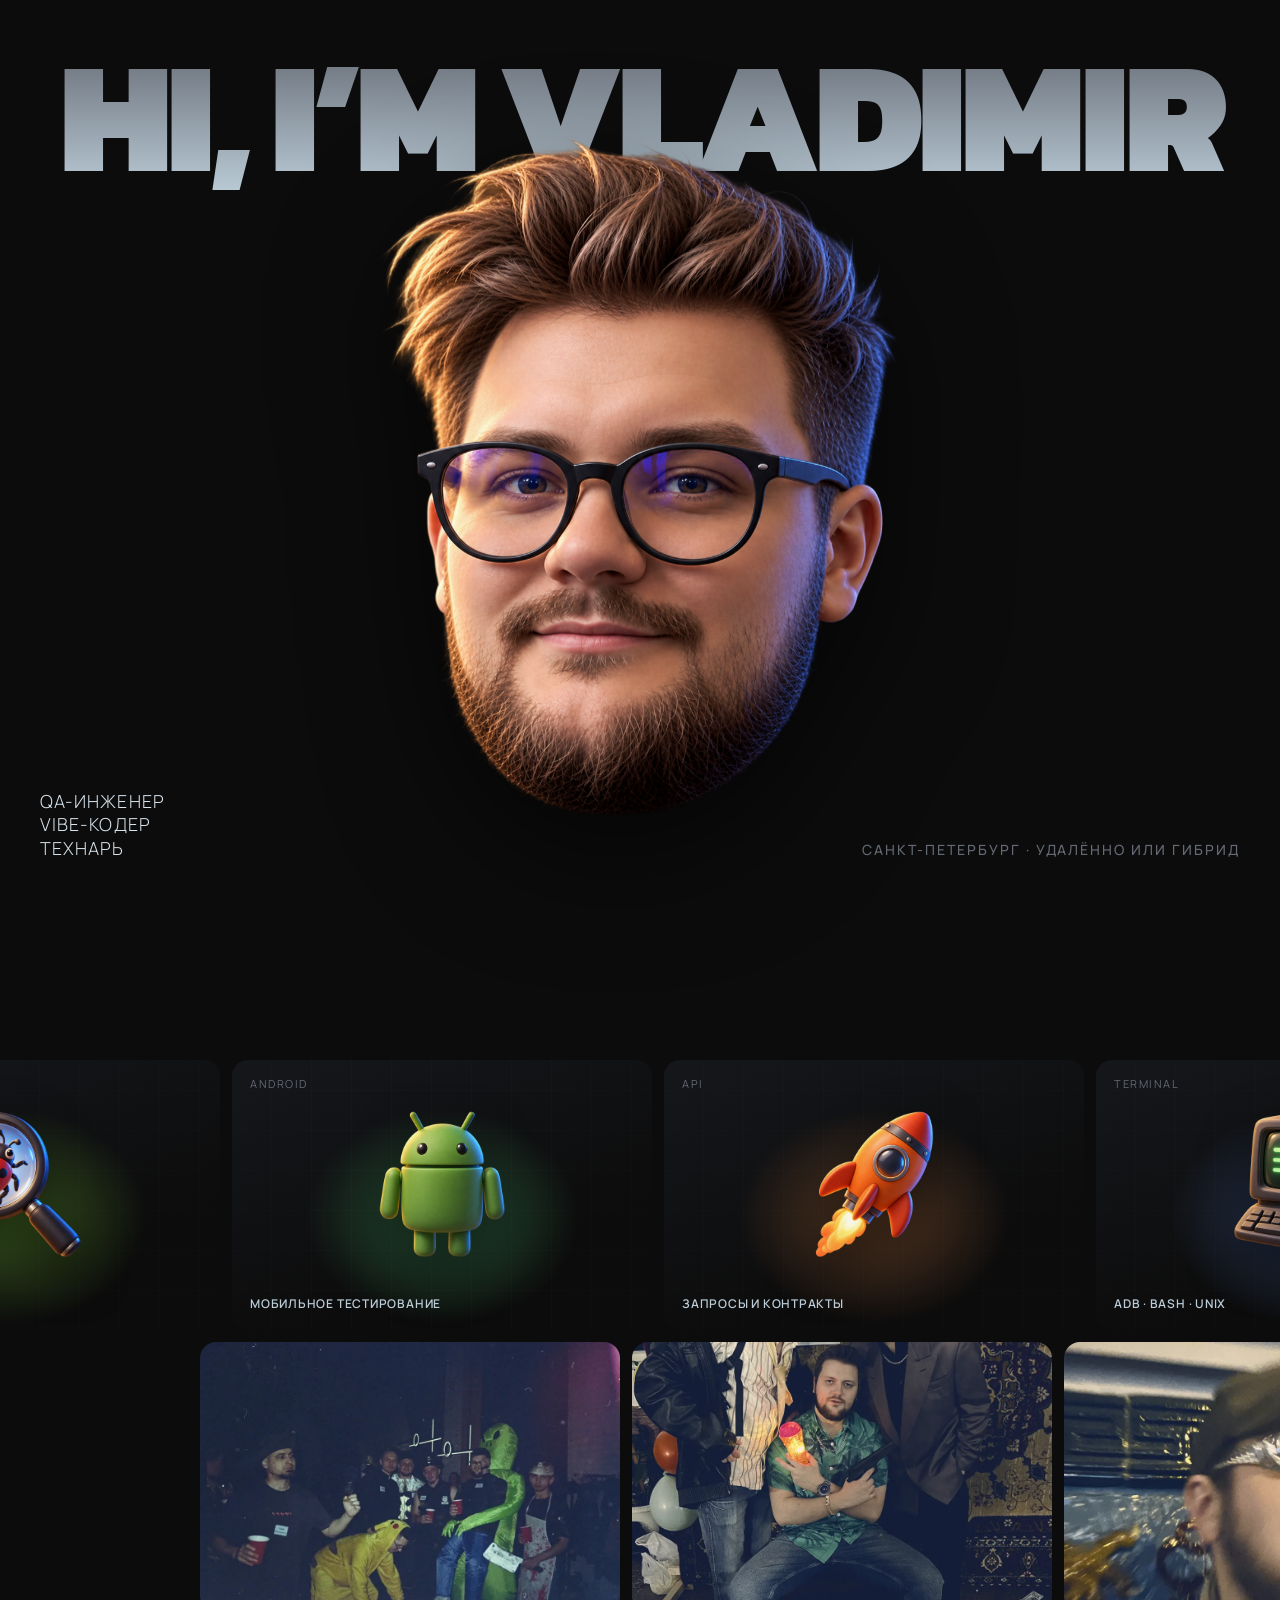
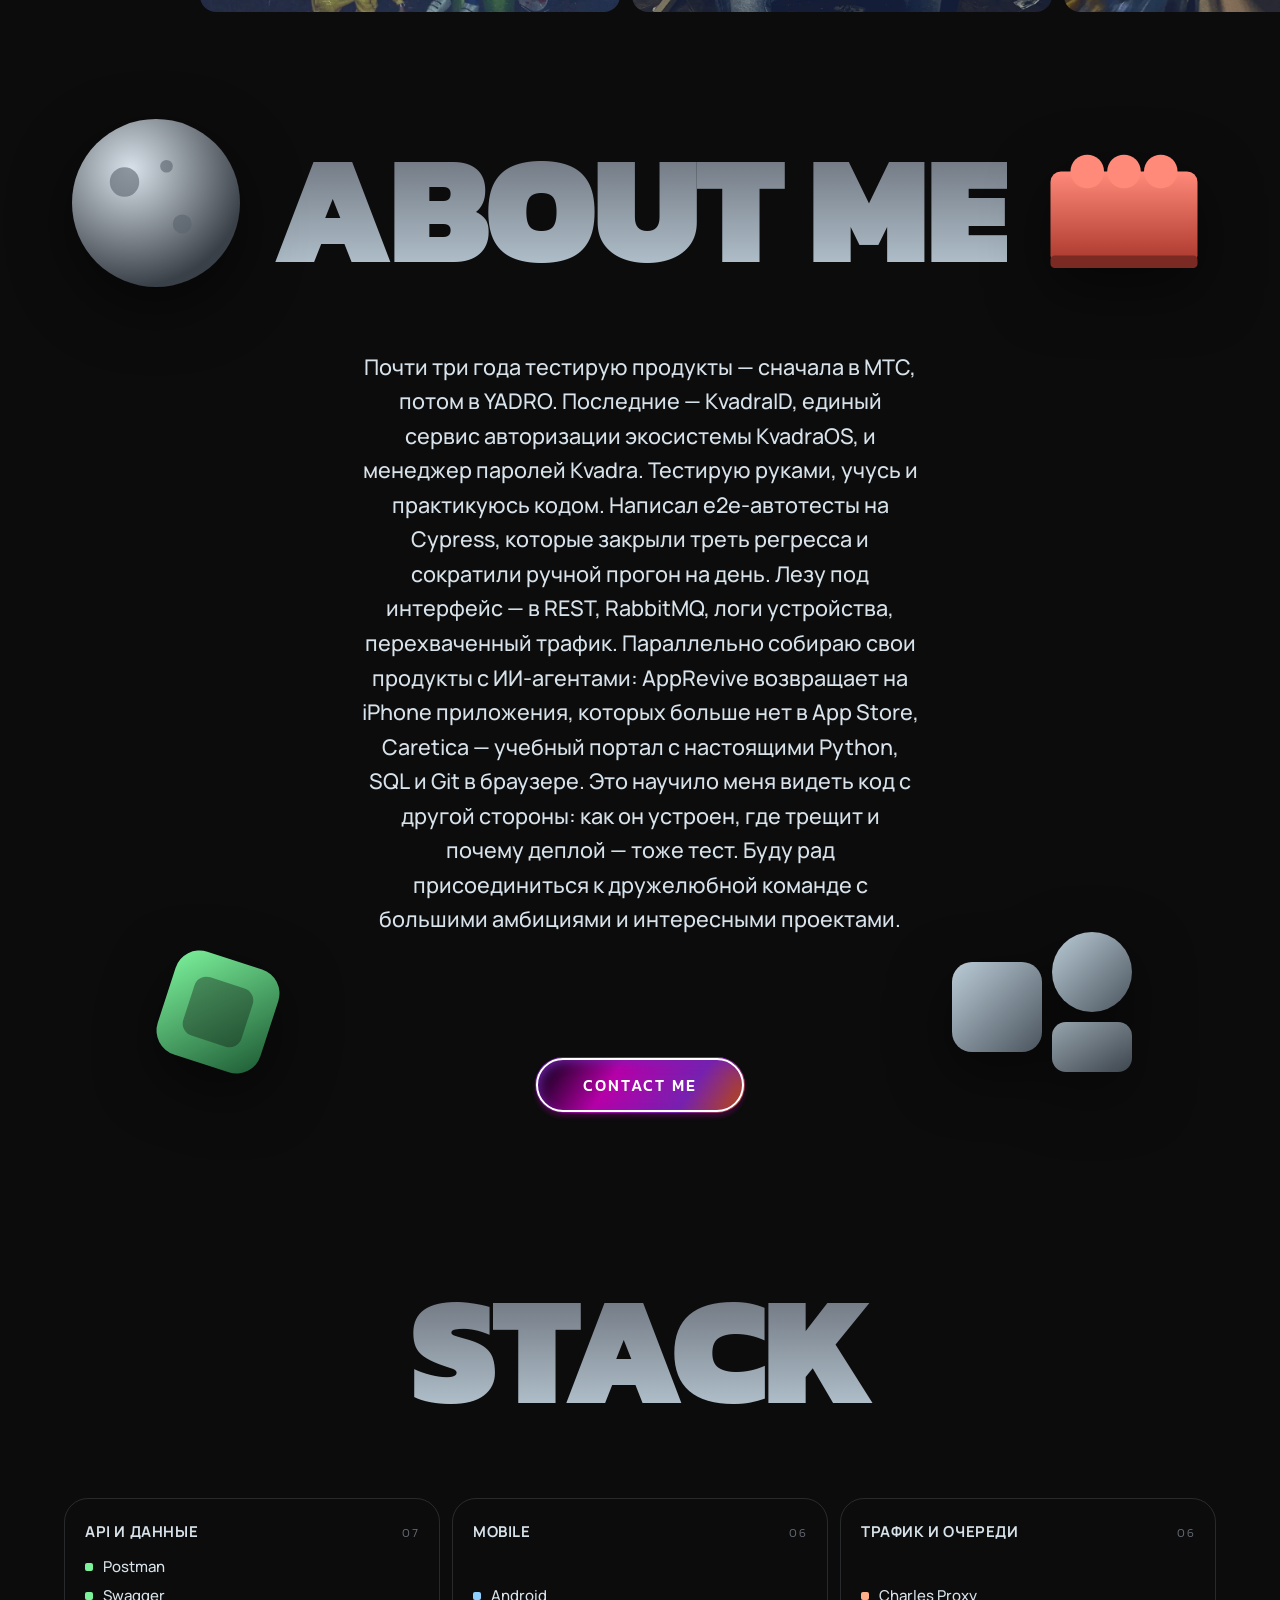
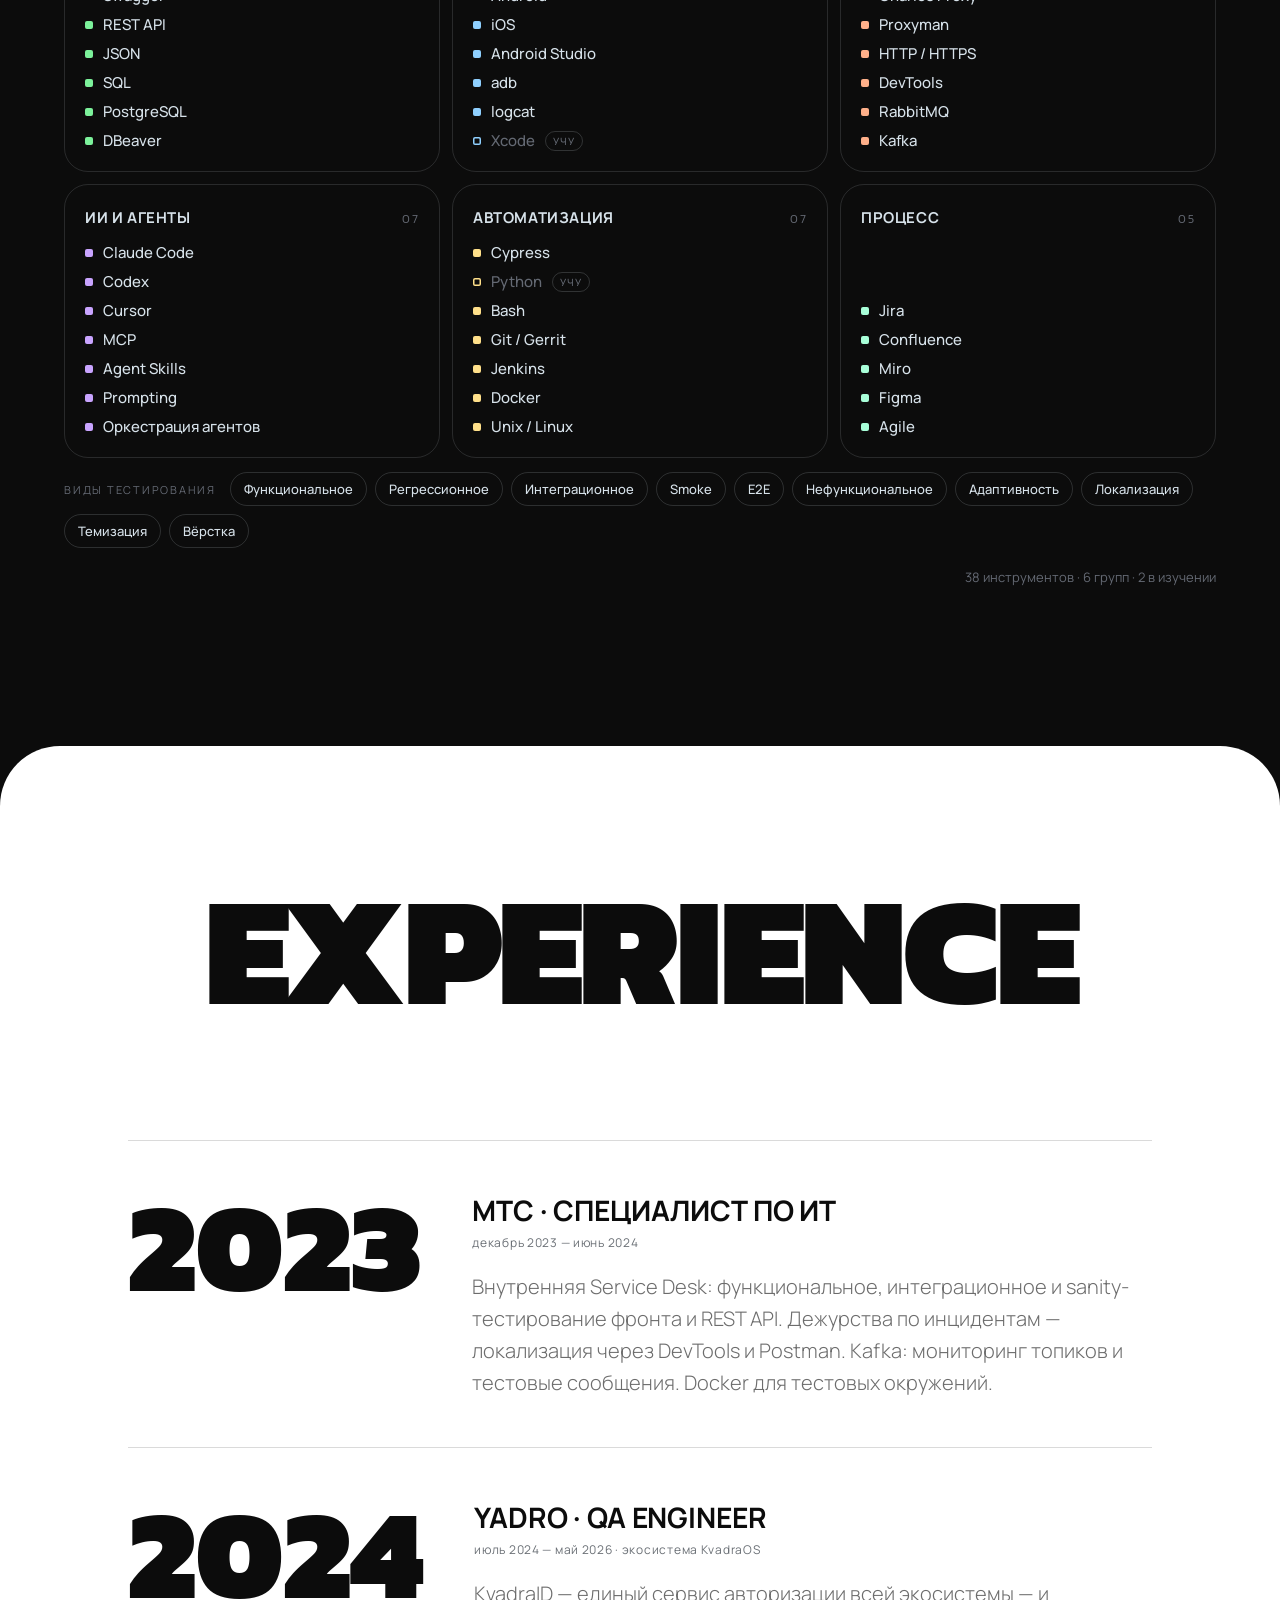
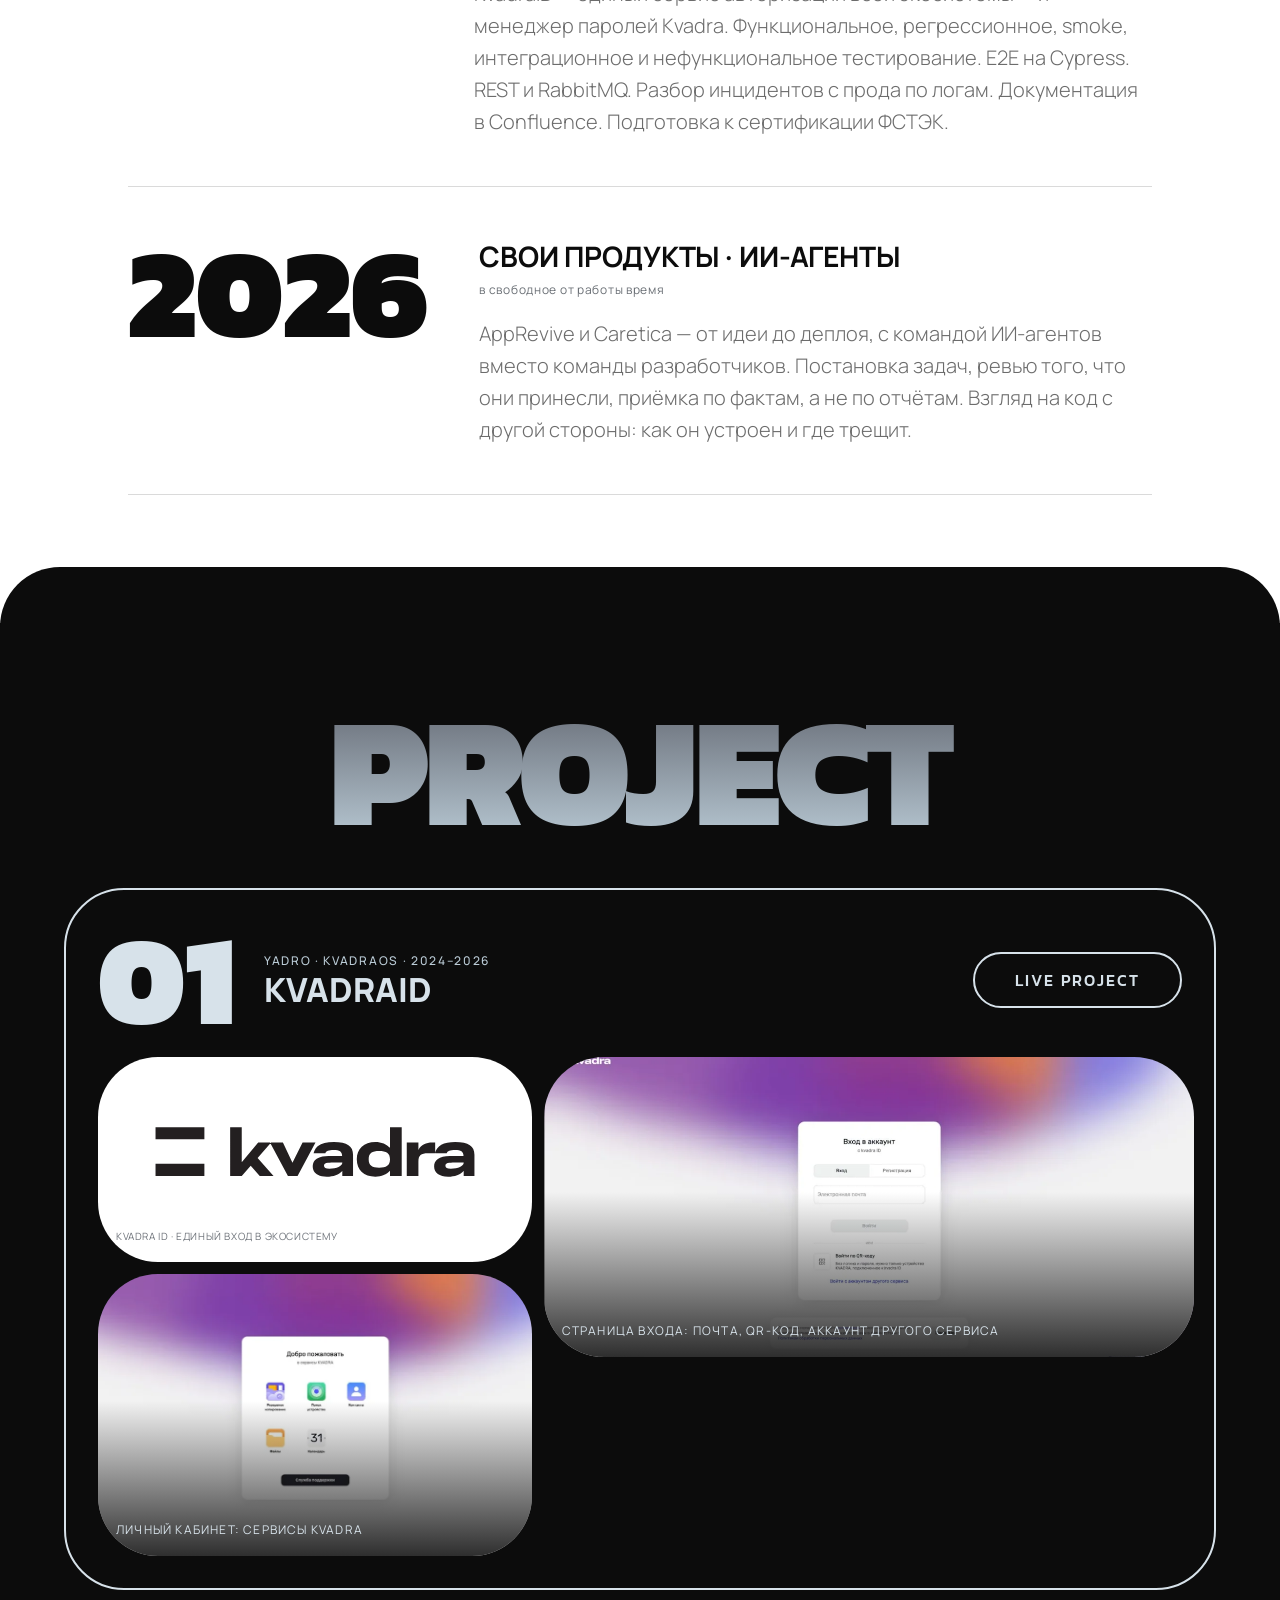
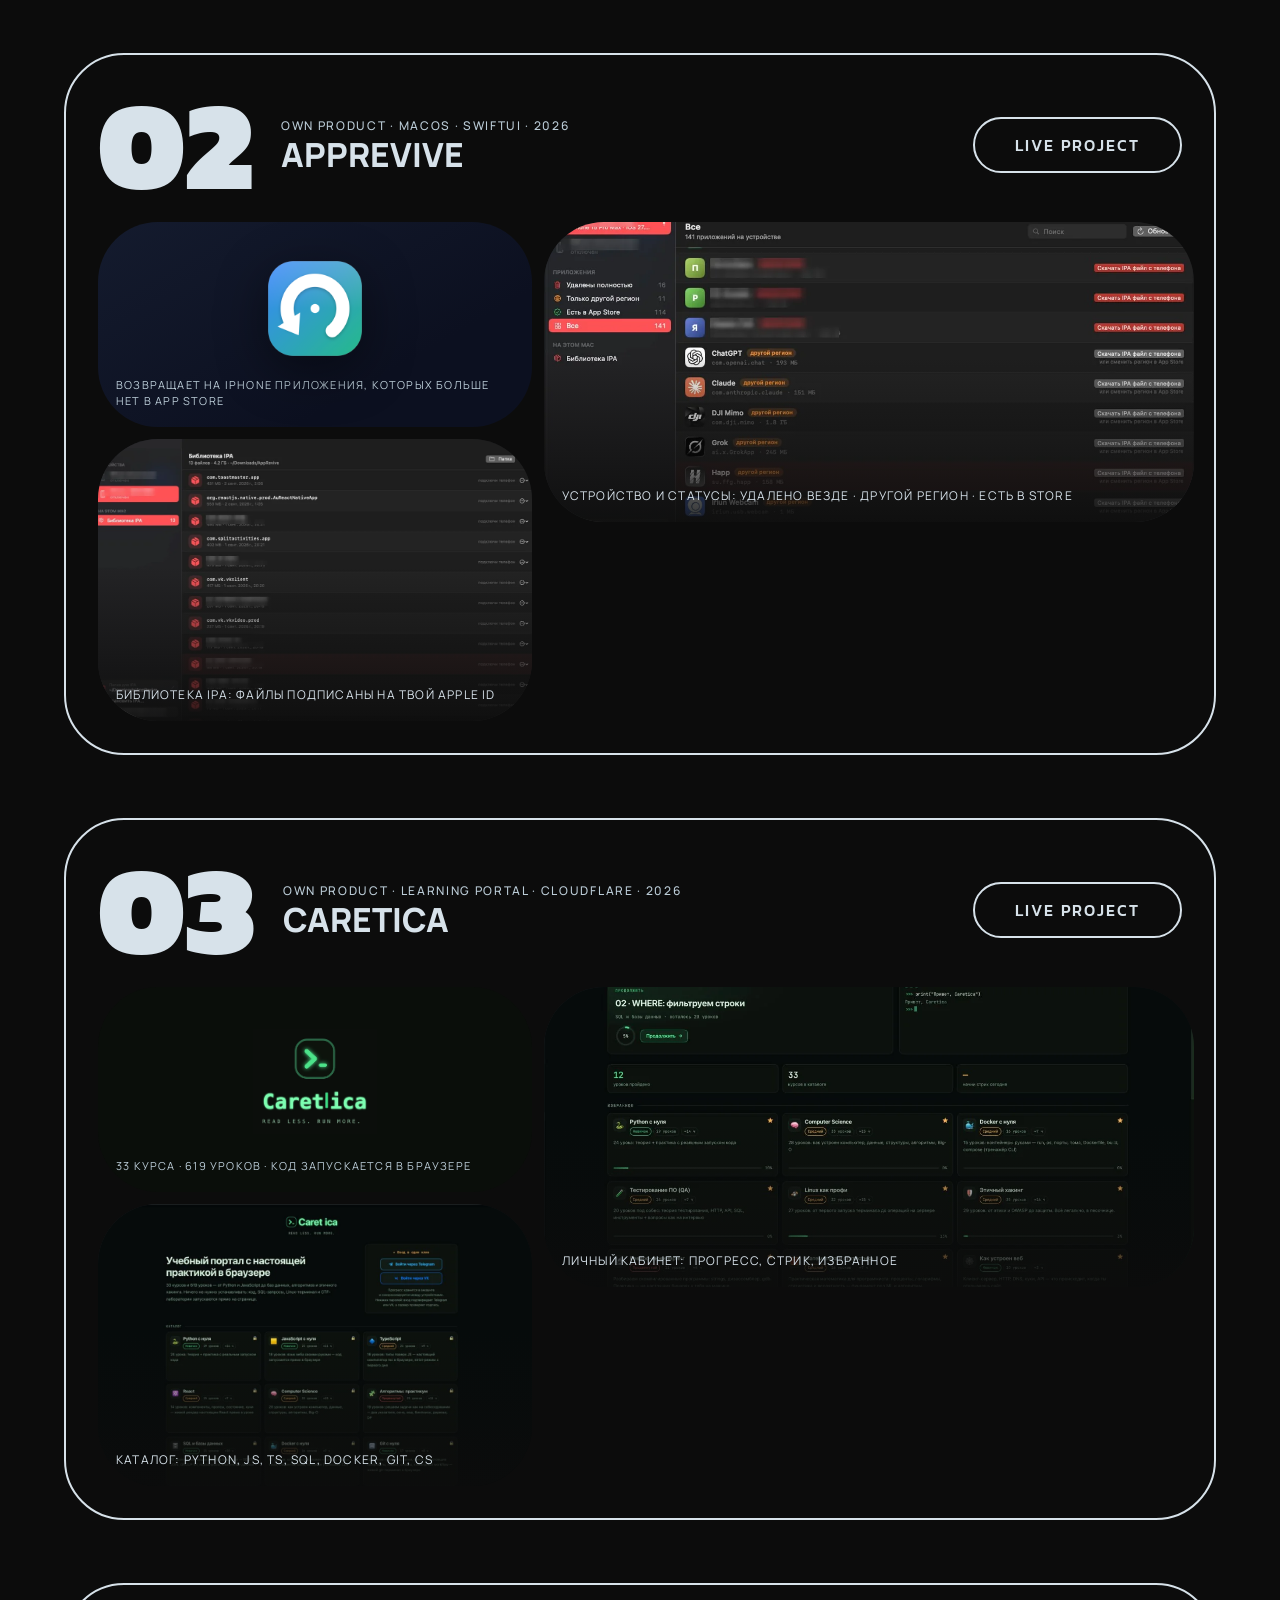
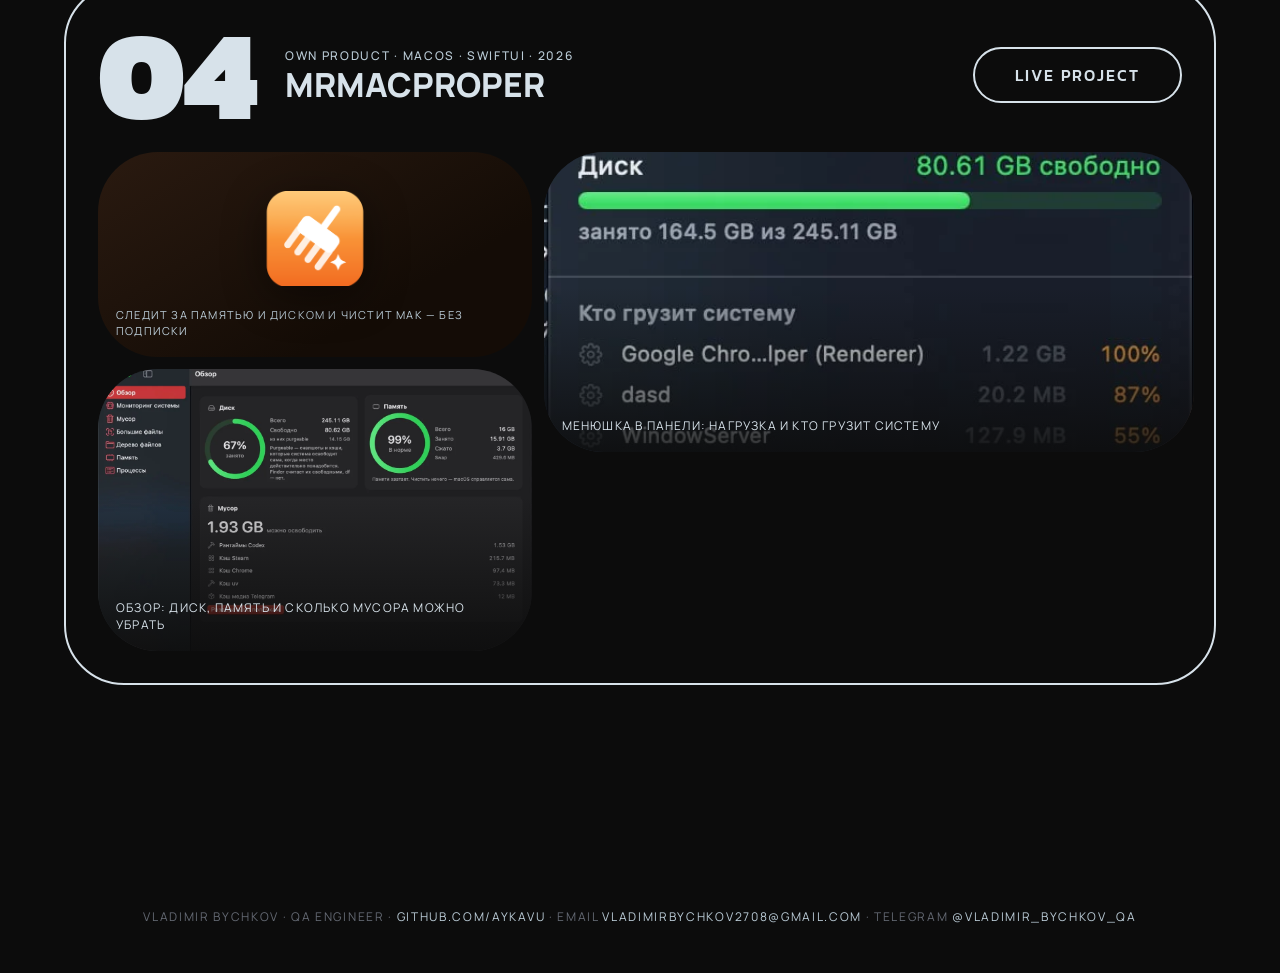
<file: index.html>
<!doctype html>
<html lang="ru">
<head>
<meta charset="utf-8">
<meta name="viewport" content="width=device-width, initial-scale=1, viewport-fit=cover">
<title>Владимир Бычков — QA Engineer</title>
<meta name="description" content="Владимир Бычков — QA Engineer. Почти три года в тестировании: YADRO (KvadraID, менеджер паролей Kvadra) и МТС. Cypress, API, мобильные приложения, свои продукты с ИИ-агентами.">
<meta name="theme-color" content="#0C0C0C">
<link rel="icon" href="favicon.ico" sizes="any">
<link rel="icon" type="image/png" sizes="32x32" href="favicon-32.png">
<link rel="icon" type="image/png" sizes="16x16" href="favicon-16.png">
<link rel="apple-touch-icon" href="apple-touch-icon.png">
<meta property="og:type" content="website">
<meta property="og:title" content="Владимир Бычков — QA Engineer">
<meta property="og:description" content="Владимир Бычков — QA Engineer. Почти три года в тестировании: YADRO (KvadraID, менеджер паролей Kvadra) и МТС. Cypress, API, мобильные приложения, свои продукты с ИИ-агентами.">
<meta property="og:url" content="https://aykavu.github.io/">
<meta property="og:image" content="https://aykavu.github.io/apple-touch-icon.png">
<meta name="twitter:card" content="summary">
<script type="text/javascript">
   (function(m,e,t,r,i,k,a){m[i]=m[i]||function(){(m[i].a=m[i].a||[]).push(arguments)};
   m[i].l=1*new Date();
   for (var j = 0; j < document.scripts.length; j++) {if (document.scripts[j].src === r) { return; }}
   k=e.createElement(t),a=e.getElementsByTagName(t)[0],k.async=1,k.src=r,a.parentNode.insertBefore(k,a)})
   (window, document, "script", "https://mc.yandex.ru/metrika/tag.js", "ym");
   ym(97552714, "init", {clickmap:true, trackLinks:true, accurateTrackBounce:true, webvisor:true});
</script>
<link rel="preconnect" href="https://fonts.googleapis.com">
<link rel="preconnect" href="https://fonts.gstatic.com" crossorigin>
<link rel="stylesheet" href="https://fonts.googleapis.com/css2?family=Kanit:wght@300;400;500;600;700;800;900&family=Manrope:wght@300;400;500;600;700;800&display=swap">
<style>
  /* ============================================================
     По структуре промпта «Jack — 3D Creator», на данных Владимира.
     React/Tailwind/Framer → чистый HTML/CSS/JS.
     Kanit без кириллицы: заголовки латиницей в Kanit, русский — Manrope.
     Чужие картинки (figma.site / CloudFront / motionsites) заменены
     плашками, которые рисуются кодом — под замену на свои материалы.
     ============================================================ */
  :root {
    --bg: #0C0C0C; --fg: #D7E2EA; --g1: #646973; --g2: #BBCCD7; --white: #FFFFFF; --ink: #0C0C0C;
    --font-head: 'Kanit', sans-serif; --font-body: 'Manrope', 'Kanit', sans-serif;
  }
  *, *::before, *::after { box-sizing: border-box; margin: 0; padding: 0; }
  html, body { background: var(--bg); }
  html { scroll-behavior: smooth; scroll-snap-type: y proximity; }
  .hero, .marquee, .about, .stack-sec { scroll-snap-align: start; }
  body { color: var(--fg); font-family: var(--font-body); -webkit-font-smoothing: antialiased; }
  #root { background: var(--bg); overflow-x: clip; }
  a { color: inherit; text-decoration: none; }
  button { font: inherit; cursor: pointer; }

  .hero-heading {
    background: linear-gradient(180deg, var(--g1) 0%, var(--g2) 100%);
    -webkit-background-clip: text; background-clip: text; -webkit-text-fill-color: transparent;
  }
  .display { font-family: var(--font-head); font-weight: 900; text-transform: uppercase; letter-spacing: -.025em; line-height: 1; }

  /* FadeIn — once, ease [0.25,0.1,0.25,1], duration .7 */
  .fade { opacity: 1; transform: none; }
  .js .fade { opacity: 0; transform: translate(var(--fx, 0), var(--fy, 30px)); transition: opacity var(--dur, .7s) cubic-bezier(.25,.1,.25,1), transform var(--dur, .7s) cubic-bezier(.25,.1,.25,1); transition-delay: var(--d, 0s); }
  .js .fade.in { opacity: 1; transform: none; }

  /* ContactButton — по спецификации */
  .contact-btn {
    display: inline-flex; align-items: center; justify-content: center;
    border: 0; border-radius: 999px; color: #fff;
    font-family: var(--font-head); font-weight: 500; text-transform: uppercase; letter-spacing: .12em;
    background: linear-gradient(123deg, #18011F 7%, #B600A8 37%, #7621B0 72%, #BE4C00 100%);
    box-shadow: 0 4px 4px rgba(181,1,167,.25), 4px 4px 12px #7721B1 inset;
    outline: 2px solid #fff; outline-offset: -3px;
    padding: 12px 32px; font-size: 12px;
    transition: transform .25s;
  }
  .contact-btn:hover { transform: translateY(-2px); }
  .hero-status { font-family: var(--font-body); font-weight: 500; text-transform: uppercase; letter-spacing: .14em; font-size: clamp(.7rem, 1.1vw, .9rem); color: var(--g1); text-align: right; line-height: 1.5; }
  @media (min-width: 640px) { .contact-btn { padding: 14px 40px; font-size: 14px; } }
  @media (min-width: 768px) { .contact-btn { padding: 16px 48px; font-size: 16px; } }

  /* LiveProjectButton */
  .live-btn {
    display: inline-flex; align-items: center; border-radius: 999px;
    border: 2px solid var(--fg); color: var(--fg); background: transparent;
    font-family: var(--font-head); font-weight: 500; text-transform: uppercase; letter-spacing: .12em;
    padding: 12px 32px; font-size: 14px; transition: background .2s; white-space: nowrap;
  }
  .live-btn:hover { background: rgba(215,226,234,.1); }
  @media (min-width: 640px) { .live-btn { padding: 14px 40px; font-size: 16px; } }

  /* ---------- 1. HERO ---------- */
  .hero { position: relative; height: 100svh; min-height: 560px; display: flex; flex-direction: column; overflow-x: clip; }
  .nav {
    display: flex; justify-content: space-between; align-items: center; padding: 24px 24px 0;
    font-family: var(--font-body); font-weight: 600; text-transform: uppercase; letter-spacing: .08em; font-size: 14px;
  }
  .nav a { transition: opacity .2s; } .nav a:hover { opacity: .7; }
  @media (min-width: 768px) { .nav { padding: 32px 40px 0; font-size: 18px; } }
  @media (min-width: 1024px) { .nav { font-size: 1.4rem; } }

  .hero-head-wrap { overflow: hidden; padding-top: 28px; margin-top: 0; }
  .hero h1 { white-space: nowrap; width: 100%; font-size: 10.6vw; text-align: center; letter-spacing: -.04em; }
  @media (min-width: 640px) { .hero h1 { font-size: 11.2vw; } .hero-head-wrap { padding-top: 32px; } }
  @media (min-width: 768px) { .hero h1 { font-size: 11.8vw; } .hero-head-wrap { padding-top: 36px; } }
  @media (min-width: 1024px) { .hero h1 { font-size: 12.4vw; } }

  .hero-bottom { margin-top: auto; display: flex; justify-content: space-between; align-items: flex-end; padding: 0 24px 28px; gap: 16px; }
  @media (min-width: 640px) { .hero-bottom { padding-bottom: 32px; } }
  @media (min-width: 768px) { .hero-bottom { padding: 0 40px 40px; } }
  .hero-lede { font-weight: 300; text-transform: uppercase; letter-spacing: .06em; line-height: 1.3; font-size: clamp(.75rem, 1.4vw, 1.5rem); max-width: 160px; }
  @media (min-width: 640px) { .hero-lede { max-width: 220px; } }
  @media (min-width: 768px) { .hero-lede { max-width: 260px; } }

  .portrait { position: absolute; left: 50%; top: 50%; transform: translate(-50%, -46%); z-index: 10; width: 280px; pointer-events: none; }
  @media (min-width: 640px) { .portrait { width: 360px; } }
  @media (min-width: 768px) { .portrait { width: 440px; } }
  @media (min-width: 1024px) { .portrait { width: 520px; } }
  .magnet { will-change: transform; }
  .portrait svg { width: 100%; height: auto; display: block; filter: drop-shadow(0 40px 60px rgba(0,0,0,.6)); }

  /* ---------- 2. MARQUEE ---------- */
  .marquee { background: var(--bg); padding: 96px 0 40px; display: grid; gap: 12px; overflow: hidden; }
  @media (min-width: 640px) { .marquee { padding-top: 128px; } }
  @media (min-width: 768px) { .marquee { padding-top: 160px; } }
  .row { display: flex; gap: 12px; will-change: transform; width: max-content; }
  .tile {
    width: 420px; height: 270px; border-radius: 16px; flex: none; overflow: hidden; position: relative;
    display: flex; align-items: flex-end; padding: 18px; color: var(--fg);
    font-family: var(--font-body); font-weight: 600; text-transform: uppercase; letter-spacing: .06em; font-size: 13px;
  }
  .tile::before { content: ""; position: absolute; inset: 0; background: radial-gradient(60% 80% at var(--px,30%) var(--py,30%), var(--c1), transparent 70%), linear-gradient(160deg, #15171b, #0C0C0C 70%); }
  .tile::after { content: ""; position: absolute; inset: 0; opacity: .35; background: repeating-linear-gradient(90deg, transparent 0 39px, rgba(255,255,255,.04) 39px 40px), repeating-linear-gradient(0deg, transparent 0 39px, rgba(255,255,255,.04) 39px 40px); }
  .tile span { position: relative; z-index: 1; }
  .tile img { position: absolute; left: 50%; top: 46%; width: 62%; height: 62%; object-fit: contain; transform: translate(-50%, -50%); z-index: 1;
              filter: drop-shadow(0 18px 24px rgba(0,0,0,.55)); transition: transform .5s cubic-bezier(.2,.8,.2,1); }
  .tile.has-obj::before { background: radial-gradient(45% 55% at 50% 58%, var(--c1), transparent 72%), linear-gradient(160deg, #15171b, #0C0C0C 70%); }
  .tile.has-obj:hover img { transform: translate(-50%, -54%) scale(1.06); }
  .tile.has-obj span { font-size: 12px; color: var(--g2); }
  .tile.has-photo img { position: absolute; inset: 0; left: 0; top: 0; width: 100%; height: 100%; object-fit: cover; transform: none; filter: none; z-index: 0; transition: transform .6s cubic-bezier(.2,.8,.2,1); }
  .tile.has-photo::before { background: none; }
  .tile.has-photo::after { background: radial-gradient(120% 120% at 50% 50%, transparent 55%, rgba(12,12,12,.45) 100%); opacity: 1; }
  .tile.has-photo b { color: var(--g2); z-index: 2; }
  .tile.has-photo span { z-index: 2; font-size: 12px; color: var(--fg); }
  .tile.has-photo:hover img { transform: scale(1.04); }
  .tile b { position: absolute; top: 16px; left: 18px; z-index: 1; font-weight: 400; font-size: 11px; color: var(--g1); letter-spacing: .14em; }

  /* ---------- 3. ABOUT ---------- */
  .about { position: relative; min-height: 100svh; display: flex; flex-direction: column; align-items: center; justify-content: center; padding: 80px 20px; gap: 40px; text-align: center; }
  @media (min-width: 640px) { .about { padding: 80px 32px; gap: 56px; } }
  @media (min-width: 768px) { .about { padding: 80px 40px; gap: 64px; } }
  .about h2 { font-size: clamp(3rem, 12vw, 160px); }
  .about-text { font-weight: 500; line-height: 1.6; max-width: 560px; font-size: clamp(1rem, 2vw, 1.35rem); }
  .about-text .w { display: inline-block; opacity: 0; transform: translateY(10px); filter: blur(6px);
    transition: opacity .55s ease, transform .55s cubic-bezier(.2,.8,.2,1), filter .55s ease; }
  .about-text.lit .w { opacity: 1; transform: none; filter: none; }
  .about-cta { margin-top: 24px; }
  @media (min-width: 640px) { .about-cta { margin-top: 40px; } }
  @media (min-width: 768px) { .about-cta { margin-top: 56px; } }
  .deco { position: absolute; pointer-events: none; }
  .deco svg { width: 100%; height: auto; display: block; filter: drop-shadow(0 20px 30px rgba(0,0,0,.5)); }
  .deco.tl { top: 4%; left: 1%; width: 120px; } .deco.bl { bottom: 8%; left: 3%; width: 100px; }
  .deco.tr { top: 4%; right: 1%; width: 120px; } .deco.br { bottom: 8%; right: 3%; width: 130px; }
  @media (min-width: 640px) { .deco.tl { left: 2%; width: 160px; } .deco.bl { left: 6%; width: 140px; } .deco.tr { right: 2%; width: 160px; } .deco.br { right: 6%; width: 170px; } }
  @media (min-width: 768px) { .deco.tl { left: 4%; width: 210px; } .deco.bl { left: 10%; width: 180px; } .deco.tr { right: 4%; width: 210px; } .deco.br { right: 10%; width: 220px; } }


  /* ---------- 3b. STACK — читаемый модуль вместо ленты инструментов ---------- */
  .stack-sec { background: var(--bg); padding: 40px 20px 120px; }
  @media (min-width: 640px) { .stack-sec { padding: 60px 32px 140px; } }
  @media (min-width: 768px) { .stack-sec { padding: 80px 40px 160px; } }
  .stack-sec h2 { text-align: center; font-size: clamp(3rem, 12vw, 160px); margin-bottom: 48px; }
  @media (min-width: 768px) { .stack-sec h2 { margin-bottom: 72px; } }
  .stack-grid { max-width: 72rem; margin: 0 auto; display: grid; gap: 12px; grid-template-columns: 1fr; }
  @media (min-width: 560px) { .stack-grid { grid-template-columns: repeat(2, 1fr); } }
  @media (min-width: 960px) { .stack-grid { grid-template-columns: repeat(3, 1fr); } }
  .stack-group { border: 1px solid rgba(215,226,234,.14); border-radius: 24px; padding: 22px 20px 20px; display: flex; flex-direction: column; gap: 14px; min-height: 220px; }
  .stack-group header { display: flex; align-items: baseline; justify-content: space-between; gap: 8px; }
  .stack-group h3 { font-family: var(--font-body); font-weight: 700; text-transform: uppercase; letter-spacing: .04em; font-size: 15px; }
  .stack-group header span { font-family: var(--font-head); font-weight: 300; font-size: 12px; color: var(--g1); letter-spacing: .12em; }
  .stack-group ul { list-style: none; display: flex; flex-direction: column; gap: 8px; margin-top: auto; }
  .stack-group li { display: flex; align-items: center; gap: 10px; font-size: 15px; font-weight: 500; }
  .stack-group li i { width: 8px; height: 8px; border-radius: 2px; background: var(--dot, var(--g2)); flex: none; }
  .stack-group li.learning { color: var(--g1); }
  .stack-group li.learning i { background: transparent; box-shadow: inset 0 0 0 1.5px var(--dot, var(--g2)); }
  .stack-group li em { font-style: normal; font-family: var(--font-mono); font-size: 10px; letter-spacing: .1em;
    text-transform: uppercase; color: var(--g1); border: 1px solid rgba(215,226,234,.18); border-radius: 999px; padding: 2px 7px; }
  .stack-kinds { max-width: 72rem; margin: 14px auto 0; display: flex; flex-wrap: wrap; align-items: center; gap: 8px; }
  .kinds-label { font-family: var(--font-mono); font-size: 11px; letter-spacing: .16em; text-transform: uppercase;
    color: var(--g1); margin-right: 6px; }
  .stack-kinds b { font-weight: 500; font-size: 13px; padding: 7px 13px; border-radius: 999px;
    border: 1px solid rgba(215,226,234,.16); color: var(--fg); }
  .stack-note { max-width: 72rem; margin: 20px auto 0; font-size: 13px; color: var(--g1); text-align: right; }

  /* ---------- 4. SERVICES ---------- */
  .services { position: relative; background: var(--white); color: var(--ink); border-radius: 40px 40px 0 0; padding: 80px 20px; }
  @media (min-width: 640px) { .services { border-radius: 50px 50px 0 0; padding: 96px 32px; } }
  @media (min-width: 768px) { .services { border-radius: 60px 60px 0 0; padding: 128px 40px; } }
  .services h2 { text-align: center; font-size: clamp(3rem, 12vw, 160px); margin-bottom: 64px; color: var(--ink); }
  @media (min-width: 640px) { .services h2 { margin-bottom: 80px; } }
  @media (min-width: 768px) { .services h2 { margin-bottom: 112px; } }
  .svc { max-width: 64rem; margin: 0 auto; }
  .svc-item { display: flex; gap: clamp(16px, 4vw, 56px); align-items: flex-start; padding: 32px 0; border-bottom: 1px solid rgba(12,12,12,.15); }
  .svc-item:first-child { border-top: 1px solid rgba(12,12,12,.15); }
  @media (min-width: 640px) { .svc-item { padding: 40px 0; } }
  @media (min-width: 768px) { .svc-item { padding: 48px 0; } }
  .svc-num { font-family: var(--font-head); font-weight: 900; font-size: clamp(3rem, 10vw, 140px); line-height: .9; color: var(--ink); flex: none; }
  .svc-body { display: flex; flex-direction: column; gap: 10px; padding-top: .3em; }
  .svc-title { font-family: var(--font-body); font-weight: 700; text-transform: uppercase; letter-spacing: -.005em; font-size: clamp(1rem, 2.2vw, 2.1rem); line-height: 1.15; }
  .svc-when { font-family: var(--font-mono); font-size: 12px; letter-spacing: .06em; color: #6b7076; margin: -2px 0 10px; }
  .svc-desc { font-weight: 300; line-height: 1.6; max-width: 42rem; font-size: clamp(.85rem, 1.6vw, 1.25rem); opacity: .6; }

  /* ---------- 5. PROJECT — sticky-стек карточек ---------- */
  .projects { position: relative; z-index: 10; background: var(--bg); color: var(--fg); border-radius: 40px 40px 0 0; margin-top: -40px; padding: 80px 20px 120px; }
  @media (min-width: 640px) { .projects { border-radius: 50px 50px 0 0; margin-top: -48px; padding: 96px 32px 140px; } }
  @media (min-width: 768px) { .projects { border-radius: 60px 60px 0 0; margin-top: -56px; padding: 128px 40px 160px; } }
  .projects h2 { text-align: center; font-size: clamp(3rem, 12vw, 160px); margin-bottom: 40px; }
  .stack { max-width: 72rem; margin: 0 auto; }
  .card-wrap { height: 85vh; position: relative; }
  .card {
    position: sticky; top: 96px;
    border-radius: 40px; border: 2px solid var(--fg); background: var(--bg);
    padding: 16px; display: flex; flex-direction: column; gap: 20px;
    transform-origin: top center; will-change: transform;
  }
  @media (min-width: 640px) { .card { border-radius: 50px; padding: 24px; } }
  @media (min-width: 768px) { .card { top: 128px; border-radius: 60px; padding: 32px; } }
  .card-top { display: flex; align-items: center; gap: 16px 28px; flex-wrap: wrap; }
  .card-num { font-family: var(--font-head); font-weight: 900; font-size: clamp(3rem, 10vw, 140px); line-height: .9; color: var(--fg); }
  .card-meta { display: flex; flex-direction: column; gap: 4px; flex: 1 1 200px; }
  .card-cat { font-family: var(--font-body); font-weight: 500; font-size: 12px; letter-spacing: .14em; text-transform: uppercase; color: var(--g2); }
  .card-name { font-family: var(--font-body); font-weight: 800; text-transform: uppercase; font-size: clamp(1.2rem, 2.6vw, 2.4rem); line-height: 1; }
  .card-grid { display: grid; grid-template-columns: 40% 60%; gap: 12px; }
  .card-col { display: grid; gap: 12px; align-content: start; }
  .shot { border-radius: 40px; position: relative; overflow: hidden; display: flex; align-items: flex-end; padding: 18px; color: var(--fg); font-family: var(--font-body); font-size: 12px; letter-spacing: .1em; text-transform: uppercase; }
  @media (min-width: 640px) { .shot { border-radius: 50px; } }
  @media (min-width: 768px) { .shot { border-radius: 60px; } }
  .shot::before { content: ""; position: absolute; inset: 0; background: radial-gradient(70% 70% at var(--px,70%) var(--py,20%), var(--c1), transparent 70%), linear-gradient(160deg, #1a1d22, #0C0C0C 75%); }
  .shot span { position: relative; }
  .shot.s1 { height: clamp(130px, 16vw, 230px); }
  .shot.s2 { height: clamp(160px, 22vw, 340px); }
  .shot.s3 { height: 100%; min-height: 300px; }
  .shot img { position: absolute; inset: 0; width: 100%; height: 100%; object-fit: cover; object-position: center; }
  .logo-shot { background: #0a0e0a; }
  .logo-shot::before { display: none; }
  .logo-shot { flex-direction: column; align-items: stretch; justify-content: flex-start; padding: 18px; }
  .logo-shot img { position: static; width: auto; max-width: 88%; max-height: 62%; height: auto;
    margin: auto; object-fit: contain; }
  .logo-shot span { z-index: 1; margin: 0; text-align: left; color: var(--g2); font-size: 11px; line-height: 1.45; }
  .ar-shot { background: linear-gradient(150deg, #141b2e, #0c1020 70%); flex-direction: column;
    align-items: stretch; justify-content: flex-start; gap: 0; padding: 18px; }
  .ar-shot::before { display: none; }
  .ar-shot .ar-logo { position: static; width: clamp(64px, 34%, 120px); height: auto; max-height: 56%;
    object-fit: contain; margin: auto; filter: drop-shadow(0 14px 26px rgba(0,0,0,.45)); }
  .ar-shot span:last-child { position: static; margin: 0; text-align: left;
    color: var(--g2); font-size: 11px; line-height: 1.45; }
  .mmp-shot { background: linear-gradient(150deg, #2a1a10, #140c06 70%); flex-direction: column;
    align-items: stretch; justify-content: flex-start; padding: 18px; }
  .mmp-shot::before { display: none; }
  .mmp-shot .mmp-logo { position: static; width: clamp(64px, 34%, 120px); height: auto; max-height: 56%;
    margin: auto; filter: drop-shadow(0 10px 22px rgba(0,0,0,.45)); }
  .mmp-shot span:last-child { position: static; margin: 0; text-align: left;
    color: var(--g2); font-size: 11px; line-height: 1.45; }
  .brand-shot { background: #fff; color: #231f20; flex-direction: column; align-items: stretch;
    justify-content: flex-start; gap: 0; padding: 18px; }
  .brand-shot::before { display: none; }
  .brand-shot .brand-logo { position: static; width: 84%; height: auto; max-height: 54%; margin: auto; color: #231f20; }
  .brand-shot span:last-child { position: static; margin: 0; text-align: left;
    color: #6e737a; font-size: 10px; line-height: 1.45; letter-spacing: .06em; }
  .shot.has-img::after { content: ""; position: absolute; inset: 0; background: linear-gradient(180deg, transparent 45%, rgba(12,12,12,.85)); }
  .shot.has-img span { z-index: 1; }
  .todo { color: #ffb08a; }

  .footer { background: var(--bg); text-align: center; padding: 0 20px 48px; font-family: var(--font-body); font-size: 12px; letter-spacing: .14em; text-transform: uppercase; color: var(--g1); }
  .footer a { color: var(--g2); }

  /* ---------- iPhone ---------- */
  @media (max-width: 640px) {
    .about { padding-top: 132px; padding-bottom: 112px; }
    .deco { opacity: .45; }
    .deco.tl { width: 84px; top: 2%; left: -2%; }
    .deco.tr { width: 84px; top: 2%; right: -2%; }
    .deco.bl, .deco.br { display: none; }
    .about h2 { position: relative; z-index: 2; }
    .card { padding: 14px; border-radius: 28px; position: static; transform: none !important; }
    .card-wrap { height: auto; margin-bottom: 18px; }
    .card-top { gap: 10px 16px; }
    .card-num { font-size: clamp(2.4rem, 13vw, 3.4rem); }
    .card-grid { grid-template-columns: 1fr; gap: 10px; }
    .shot { border-radius: 24px; padding: 14px; font-size: 11px; }
    .shot.s1 { height: 190px; }
    .shot.s2 { height: 200px; }
    .shot.s3 { min-height: 220px; height: 220px; }
    .hero-lede { max-width: 60%; font-size: 12px; letter-spacing: .04em; }
    .hero-status { font-size: 10px; max-width: 38%; }
    .projects h2, .stack-sec h2, .about h2, .services h2 { font-size: clamp(2.6rem, 15vw, 4rem); }
  }
  /* ---------- iPad ---------- */
  @media (min-width: 641px) and (max-width: 1024px) {
    .shot.s1 { height: clamp(150px, 19vw, 250px); }
    .ar-shot .ar-logo { max-height: 48%; }
    .brand-shot .brand-logo { max-height: 48%; }
    .about { padding-top: 150px; padding-bottom: 130px; }
    .about h2 { position: relative; z-index: 2; }
    .deco { opacity: .6; }
    .deco.tl { width: 130px; top: 2%; left: 0; }
    .deco.tr { width: 130px; top: 2%; right: 0; }
    .deco.bl, .deco.br { display: none; }
    .shot { padding: 16px; font-size: 11px; }
    .card-num { font-size: clamp(2.8rem, 9vw, 5rem); }
  }

  @media (prefers-reduced-motion: reduce) {
    html { scroll-behavior: auto; scroll-snap-type: none; }
    .js .fade { opacity: 1; transform: none; transition: none; }
    .about-text span { opacity: 1; }
    .contact-btn, .live-btn { transition: none; }
    .card { transform: none !important; }
  }
</style>
</head>
<body>
<div id="root">

  <!-- 1. HERO -->
  <section class="hero" id="top">
    <div class="hero-head-wrap">
      <h1 class="display hero-heading fade" style="--fy:40px; --d:.15s">Hi, i&#8217;m vladimir</h1>
    </div>

    <div class="portrait" aria-hidden="true">
      <div class="fade" style="--fy:30px; --d:.6s"><div class="magnet" id="magnet"><img src="img/cv/5a32a8637f.png" alt="" width="876" height="1147" style="width:100%;height:auto;display:block;filter:drop-shadow(0 40px 60px rgba(0,0,0,.6))"></div></div>
    </div>

    <div class="hero-bottom">
      <p class="hero-lede fade" style="--fy:20px; --d:.35s">QA-инженер<br>Vibe-кодер<br>Технарь</p>
      <p class="hero-status fade" style="--fy:20px; --d:.5s">Санкт-Петербург · удалённо или гибрид</p>
    </div>
  </section>

  <!-- 2. MARQUEE -->
  <section class="marquee" id="marquee" aria-label="Лента работ">
    <div class="row" id="row1"></div>
    <div class="row" id="row2"></div>
  </section>

  <!-- 3. ABOUT -->
  <section class="about" id="about">
    <div class="deco tl fade" style="--fx:-80px; --fy:0; --d:.1s; --dur:.9s" aria-hidden="true">
      <svg viewBox="0 0 200 200"><defs><radialGradient id="m1" cx=".35" cy=".3" r=".7"><stop offset="0" stop-color="#d9e2ea"/><stop offset="1" stop-color="#3a4048"/></radialGradient></defs><circle cx="100" cy="100" r="80" fill="url(#m1)"/><circle cx="70" cy="80" r="14" fill="#5a636c" opacity=".6"/><circle cx="125" cy="120" r="9" fill="#5a636c" opacity=".6"/><circle cx="110" cy="65" r="6" fill="#5a636c" opacity=".6"/></svg>
    </div>
    <div class="deco bl fade" style="--fx:-80px; --fy:0; --d:.25s; --dur:.9s" aria-hidden="true">
      <svg viewBox="0 0 200 200"><defs><linearGradient id="b1" x1="0" y1="0" x2="1" y2="1"><stop offset="0" stop-color="#7cf29b"/><stop offset="1" stop-color="#1d5a34"/></linearGradient></defs><rect x="40" y="40" width="120" height="120" rx="28" fill="url(#b1)" transform="rotate(18 100 100)"/><rect x="66" y="66" width="68" height="68" rx="14" fill="#0C0C0C" opacity=".35" transform="rotate(18 100 100)"/></svg>
    </div>
    <div class="deco tr fade" style="--fx:80px; --fy:0; --d:.15s; --dur:.9s" aria-hidden="true">
      <svg viewBox="0 0 200 200"><defs><linearGradient id="l1" x1="0" y1="0" x2="0" y2="1"><stop offset="0" stop-color="#ff8a7a"/><stop offset="1" stop-color="#a8352a"/></linearGradient></defs><rect x="30" y="70" width="140" height="90" rx="10" fill="url(#l1)"/><circle cx="65" cy="70" r="16" fill="#ff8a7a"/><circle cx="100" cy="70" r="16" fill="#ff8a7a"/><circle cx="135" cy="70" r="16" fill="#ff8a7a"/><rect x="30" y="150" width="140" height="12" rx="4" fill="#7a2a22"/></svg>
    </div>
    <div class="deco br fade" style="--fx:80px; --fy:0; --d:.3s; --dur:.9s" aria-hidden="true">
      <svg viewBox="0 0 220 200"><defs><linearGradient id="g1" x1="0" y1="0" x2="1" y2="1"><stop offset="0" stop-color="#BBCCD7"/><stop offset="1" stop-color="#4a545e"/></linearGradient></defs><rect x="20" y="60" width="90" height="90" rx="20" fill="url(#g1)"/><circle cx="160" cy="70" r="40" fill="url(#g1)"/><rect x="120" y="120" width="80" height="50" rx="14" fill="url(#g1)" opacity=".8"/></svg>
    </div>

    <h2 class="display hero-heading fade" style="--fy:40px; --d:0s">About me</h2>
    <p class="about-text" id="about-text">Почти три года тестирую продукты — сначала в МТС, потом в YADRO. Последние — KvadraID, единый сервис авторизации экосистемы KvadraOS, и менеджер паролей Kvadra. Тестирую руками, учусь и практикуюсь кодом. Написал e2e-автотесты на Cypress, которые закрыли треть регресса и сократили ручной прогон на день. Лезу под интерфейс — в REST, RabbitMQ, логи устройства, перехваченный трафик. Параллельно собираю свои продукты с ИИ-агентами: AppRevive возвращает на iPhone приложения, которых больше нет в App Store, Caretica — учебный портал с настоящими Python, SQL и Git в браузере. Это научило меня видеть код с другой стороны: как он устроен, где трещит и почему деплой — тоже тест. Буду рад присоединиться к дружелюбной команде с большими амбициями и интересными проектами.</p>
    <a class="contact-btn about-cta" href="https://t.me/vladimir_bychkov_qa" target="_blank" rel="noopener">Contact Me</a>
  </section>


  <!-- 3b. STACK -->
  <section class="stack-sec" id="stack-sec">
    <h2 class="display hero-heading fade" style="--fy:40px">Stack</h2>
    <div class="stack-grid">
        <div class="stack-group fade" style="--dot:#7cf29b; --d:0.00s"><header><h3>API и данные</h3><span>07</span></header><ul><li><i></i>Postman</li><li><i></i>Swagger</li><li><i></i>REST API</li><li><i></i>JSON</li><li><i></i>SQL</li><li><i></i>PostgreSQL</li><li><i></i>DBeaver</li></ul></div>
        <div class="stack-group fade" style="--dot:#8fd0ff; --d:0.08s"><header><h3>Mobile</h3><span>06</span></header><ul><li><i></i>Android</li><li><i></i>iOS</li><li><i></i>Android Studio</li><li><i></i>adb</li><li><i></i>logcat</li><li class="learning"><i></i>Xcode<em>учу</em></li></ul></div>
        <div class="stack-group fade" style="--dot:#ffb08a; --d:0.16s"><header><h3>Трафик и очереди</h3><span>06</span></header><ul><li><i></i>Charles Proxy</li><li><i></i>Proxyman</li><li><i></i>HTTP / HTTPS</li><li><i></i>DevTools</li><li><i></i>RabbitMQ</li><li><i></i>Kafka</li></ul></div>
        <div class="stack-group fade" style="--dot:#c9a4ff; --d:0.24s"><header><h3>ИИ и агенты</h3><span>07</span></header><ul><li><i></i>Claude Code</li><li><i></i>Codex</li><li><i></i>Cursor</li><li><i></i>MCP</li><li><i></i>Agent Skills</li><li><i></i>Prompting</li><li><i></i>Оркестрация агентов</li></ul></div>
        <div class="stack-group fade" style="--dot:#ffe08a; --d:0.32s"><header><h3>Автоматизация</h3><span>07</span></header><ul><li><i></i>Cypress</li><li class="learning"><i></i>Python<em>учу</em></li><li><i></i>Bash</li><li><i></i>Git / Gerrit</li><li><i></i>Jenkins</li><li><i></i>Docker</li><li><i></i>Unix / Linux</li></ul></div>
        <div class="stack-group fade" style="--dot:#a8ffd9; --d:0.40s"><header><h3>Процесс</h3><span>05</span></header><ul><li><i></i>Jira</li><li><i></i>Confluence</li><li><i></i>Miro</li><li><i></i>Figma</li><li><i></i>Agile</li></ul></div>
    </div>
    <div class="stack-kinds fade">
      <span class="kinds-label">Виды тестирования</span>
      <b>Функциональное</b>
      <b>Регрессионное</b>
      <b>Интеграционное</b>
      <b>Smoke</b>
      <b>E2E</b>
      <b>Нефункциональное</b>
      <b>Адаптивность</b>
      <b>Локализация</b>
      <b>Темизация</b>
      <b>Вёрстка</b>
    </div>
    <p class="stack-note">38 инструментов · 6 групп · 2 в изучении</p>
  </section>

  <!-- 4. EXPERIENCE -->
  <section class="services" id="experience">
    <h2 class="display">Experience</h2>
    <div class="svc" id="svc"></div>
  </section>

  <!-- 5. PROJECT -->
  <section class="projects" id="projects">
    <h2 class="display hero-heading">Project</h2>
    <div class="stack" id="stack"></div>
  </section>

  <footer class="footer" id="contact">
    <p>Vladimir Bychkov · QA Engineer · <a href="https://github.com/AYKAVU">github.com/AYKAVU</a> · email <a href="mailto:vladimirbychkov2708@gmail.com">vladimirbychkov2708@gmail.com</a> · telegram <a href="https://t.me/vladimir_bychkov_qa">@vladimir_bychkov_qa</a></p>
  </footer>
</div>

<script>
(function () {
  'use strict';
  document.documentElement.classList.add('js');

  /* ---- плавный переход по якорям (Contact Me и др.), ~900 мс, ease-in-out ---- */
  document.addEventListener('click', function (e) {
    var a = e.target.closest('a[href^="#"]'); if (!a) return;
    var target = document.querySelector(a.getAttribute('href')); if (!target) return;
    e.preventDefault();
    if (window.matchMedia('(prefers-reduced-motion: reduce)').matches) { target.scrollIntoView(); return; }
    var from = window.scrollY, to = target.getBoundingClientRect().top + from - 24, t0 = null, D = 900;
    function ease(t) { return t < .5 ? 4*t*t*t : 1 - Math.pow(-2*t + 2, 3) / 2; }
    function step(ts) { if (t0 === null) t0 = ts; var k = Math.min(1, (ts - t0) / D); window.scrollTo(0, from + (to - from) * ease(k)); if (k < 1) requestAnimationFrame(step); else history.replaceState(null, '', a.getAttribute('href')); }
    requestAnimationFrame(step);
  });

  /* ---- h1 целиком в строку: подгоняем размер шрифта, не сжимаем буквы ---- */
  var h1 = document.querySelector('.hero h1');
  function fitHeading() {
    h1.style.fontSize = '';
    var box = h1.parentElement.clientWidth, w = h1.scrollWidth;
    if (w > box) h1.style.fontSize = (parseFloat(getComputedStyle(h1).fontSize) * box / w * 0.985) + 'px';
  }
  fitHeading();
  if (document.fonts && document.fonts.ready) document.fonts.ready.then(fitHeading);
  window.addEventListener('resize', fitHeading);
  var calm = window.matchMedia('(prefers-reduced-motion: reduce)').matches;

  /* ---- данные ---- */
  var SERVICES = [
    ['2023', 'МТС · Специалист по ИТ', 'декабрь 2023 — июнь 2024',
     'Внутренняя Service Desk: функциональное, интеграционное и sanity-тестирование фронта и REST API. Дежурства по инцидентам — локализация через DevTools и Postman. Kafka: мониторинг топиков и тестовые сообщения. Docker для тестовых окружений.'],
    ['2024', 'YADRO · QA Engineer', 'июль 2024 — май 2026 · экосистема KvadraOS',
     'KvadraID — единый сервис авторизации всей экосистемы — и менеджер паролей Kvadra. Функциональное, регрессионное, smoke, интеграционное и нефункциональное тестирование. E2E на Cypress. REST и RabbitMQ. Разбор инцидентов с прода по логам. Документация в Confluence. Подготовка к сертификации ФСТЭК.'],
    ['2026', 'Свои продукты · ИИ-агенты', 'в свободное от работы время',
     'AppRevive и Caretica — от идеи до деплоя, с командой ИИ-агентов вместо команды разработчиков. Постановка задач, ревью того, что они принесли, приёмка по фактам, а не по отчётам. Взгляд на код с другой стороны: как он устроен и где трещит.']
  ];

  var PROJECTS = [
    { cat: 'YADRO · KvadraOS · 2024–2026', name: 'KvadraID', c: '#6b3fa0', link: 'https://my.kvadra.tech/',
      shots: [['kvadra ID · единый вход в экосистему',null,'brand'], ['Личный кабинет: сервисы KVADRA','img/cv/848dc5d7e6.webp'], ['Страница входа: почта, QR-код, аккаунт другого сервиса','img/cv/f696050c6b.webp']], todo: false },
    { cat: 'Own product · macOS · SwiftUI · 2026', name: 'AppRevive', c: '#2a3a5a', link: 'https://aykavu.github.io/apprevive/',
      shots: [['Возвращает на iPhone приложения, которых больше нет в App Store',null,'apprevive'], ['Библиотека IPA: файлы подписаны на твой Apple ID','img/cv/004a9d812b.webp'], ['Устройство и статусы: удалено везде · другой регион · есть в Store','img/cv/cdf42d127e.webp']], todo: false },
    { cat: 'Own product · Learning portal · Cloudflare · 2026', name: 'Caretica', c: '#1f5a3a', link: 'https://caretica.codelearn.workers.dev',
      shots: [['33 курса · 619 уроков · код запускается в браузере','img/cv/e2e5c99071.webp','logo'], ['Каталог: Python, JS, TS, SQL, Docker, Git, CS','img/cv/a611323eef.webp'], ['Личный кабинет: прогресс, стрик, избранное','img/cv/e955032f14.webp']], todo: false },
    { cat: 'Own product · macOS · SwiftUI · 2026', name: 'MrMacProper', c: '#8a4a1e', link: 'https://aykavu.github.io/mrmacproper/',
      shots: [['Следит за памятью и диском и чистит мак — без подписки',null,'mrmacproper'], ['Обзор: диск, память и сколько мусора можно убрать','img/cv/2e0cc5c4ae.webp'], ['Менюшка в панели: нагрузка и кто грузит систему','img/cv/9a683ee9dc.webp']], todo: false }
  ];
  var TILES = [
    ['Bug hunting','Поиск багов','#3a5a1f','img/cv/8ca870ccc2.webp'],
    ['Android','Мобильное тестирование','#2a5a3a','img/cv/d3d2372ae7.webp'],
    ['API','Запросы и контракты','#5a3a24','img/cv/876926847f.webp'],
    ['Terminal','adb · Bash · Unix','#2a3a5a','img/cv/7401641dcd.webp'],
    ['Queues','RabbitMQ','#5a4a24','img/cv/b3d4a4801b.webp'],
    ['Kvadra_T','Планшет · YADRO','#1f4a3a','img/cv/bfa4a0fc41.webp'],
    ['Test cases','Чек-листы и кейсы','#3a3a5a','img/cv/7e0b6a5d8c.webp'],
    ['PASS','Регресс зелёный','#1f5a2a','img/cv/9ffae8775a.webp'],
    ['FAIL','Найдено до релиза','#5a2424','img/cv/8d14824d6a.webp'],
    ['Traffic','Charles Proxy','#24405a','img/cv/8adbceffe5.webp'],
    ['Git','Ветки и версии','#5a3a1f','img/cv/84d5c3c609.webp'],
    ['','','#24303a','img/cv/7cbeed5261.webp','photo'],
    ['','','#24303a','img/cv/a6618170a0.webp','photo'],
    ['','','#24303a','img/cv/13f63ddcc6.webp','photo'],
    ['','','#24303a','img/cv/7298faa8ba.webp','photo'],
    ['','','#24303a','img/cv/6a6b0be9c7.webp','photo']
  ];

  /* ---- Experience: годы вместо номеров, ступенчатый FadeIn ---- */
  var svc = document.getElementById('svc');
  svc.innerHTML = SERVICES.map(function (s, i) {
    return '<div class="svc-item fade" style="--fy:30px; --d:' + (i * 0.1) + 's"><div class="svc-num">' + s[0] + '</div>' +
      '<div class="svc-body"><h3 class="svc-title">' + s[1] + '</h3><p class="svc-when">' + s[2] + '</p><p class="svc-desc">' + s[3] + '</p></div></div>';
  }).join('');

  /* ---- Project: sticky-стек ---- */
  var stack = document.getElementById('stack');
  stack.innerHTML = PROJECTS.map(function (p, i) {
    var shots = p.shots.map(function (t, k) {
      var img = t[1] ? '<img src="' + t[1] + '" alt="" loading="lazy">' : '';
      if (t[2] === 'logo') {
        return '<div class="shot s1 logo-shot"><img src="' + t[1] + '" alt="" loading="lazy"><span>' + t[0] + '</span></div>';
      }
      if (t[2] === 'apprevive') {
        return '<div class="shot s1 ar-shot"><img class="ar-logo" src="img/cv/7cbe874612.png" alt="AppRevive" width="512" height="512"><span>' + t[0] + '</span></div>';
      }
      if (t[2] === 'mrmacproper') {
        return '<div class="shot s1 mmp-shot"><img class="mmp-logo" src="img/cv/124454a409.png" alt="MrMacProper" width="512" height="512"><span>' + t[0] + '</span></div>';
      }
      if (t[2] === 'brand') {
        return '<div class="shot s1 brand-shot"><svg class="brand-logo" viewBox="22 106 356 68" fill="currentColor" role="img" aria-label="kvadra"><path d="M152.03,130.07h13.79l10.16,21.49,10.79-21.49h13.77l-19.11,35.61h-10.29l-19.11-35.61ZM325.04,130.07c-6.45,0-11.83,2.47-14.77,7.86v-7.86h-12.43v35.61h12.43v-15.29c0-6.73,2.72-8.85,10.19-8.85,1.62,0,7.67-.01,7.67-.01v-11.45h-3.1ZM349.54,129.36c14.24,0,20.46,4.34,20.46,13.66v22.66h-11.46v-5.43c-3.7,3.91-9.49,6.14-16.57,6.14-9.39,0-14.95-4.01-14.95-10.75s5.12-11.02,16.83-11.14c11.71-.11,14.5-.22,14.5-.22,0-4.53-2.78-6.25-9-6.25-5.17,0-8.27,1.1-8.88,3.49h-12.56c1.78-8.14,9.13-12.16,21.63-12.16M344.82,157.97c7.83,0,13.72-2.84,13.72-6.32v-.22s-12.26.02-15.28.19c-3.01.18-4.21,1.36-4.21,3.17,0,2.2,1.75,3.17,5.76,3.17M220.12,129.36c14.24,0,20.46,4.34,20.46,13.66v22.66h-11.46v-5.43c-3.7,3.91-9.49,6.14-16.57,6.14-9.39,0-14.95-4.01-14.95-10.75s5.12-11.02,16.83-11.14c11.71-.11,14.5-.22,14.5-.22,0-4.53-2.78-6.25-9-6.25-5.17,0-8.27,1.1-8.88,3.49h-12.56c1.78-8.14,9.13-12.16,21.63-12.16M215.39,157.97c7.83,0,13.72-2.84,13.72-6.32v-.22s-12.26.02-15.28.19c-3.01.18-4.21,1.36-4.21,3.17,0,2.2,1.75,3.17,5.76,3.17M292.47,113.61v52.07h-12.49v-5.62c-3.58,3.98-9,6.33-15.6,6.33-12.3,0-19.81-7.12-19.81-18.51s7.57-18.52,19.81-18.52c6.54,0,12.04,2.4,15.6,6.34v-22.09h12.49ZM268.39,156.81c7.51,0,11.59-2.1,11.59-8.93s-4.08-8.94-11.59-8.94-11.14,2.09-11.14,8.94,3.69,8.93,11.14,8.93M155.82,165.68l-16.98-19.25,14.38-16.36h-13.77l-17.53,20.95v-37.41h-12.37v52.07h12.37l9.56-10.88,9.6,10.88h14.74ZM82.09,113.61H30v13.02h52.09v-13.02ZM82.09,152.68H30v13.02h52.09v-13.02Z"/></svg><span>' + t[0] + '</span></div>';
      }
      return '<div class="shot s' + (k + 1) + (t[1] ? ' has-img' : '') + '" style="--c1:' + p.c + ';--px:' + (30 + k * 25) + '%;--py:' + (20 + k * 20) + '%">' + img + '<span' + (p.todo ? ' class="todo"' : '') + '>' + t[0] + '</span></div>';
    });
    return '<div class="card-wrap"><article class="card" data-i="' + i + '" style="top:calc(var(--top, 96px) + ' + (i * 28) + 'px)">' +
      '<div class="card-top"><div class="card-num">0' + (i + 1) + '</div><div class="card-meta"><span class="card-cat">' + p.cat + '</span><span class="card-name' + (p.todo ? ' todo' : '') + '">' + p.name + '</span></div>' +
      '<a class="live-btn" href="' + p.link + '" target="_blank" rel="noopener">Live Project</a></div>' +
      '<div class="card-grid"><div class="card-col">' + shots[0] + shots[1] + '</div><div class="card-col">' + shots[2] + '</div></div></article></div>';
  }).join('');
  var cards = Array.prototype.slice.call(document.querySelectorAll('.card'));
  var wraps = Array.prototype.slice.call(document.querySelectorAll('.card-wrap'));
  function onStack() {
    var n = cards.length;
    for (var i = 0; i < n; i++) {
      var target = 1 - (n - 1 - i) * 0.03;
      var r = wraps[i].getBoundingClientRect();
      // прогресс от момента прилипания карточки до конца её контейнера
      var prog = Math.max(0, Math.min(1, (-r.top) / (r.height * 0.6)));
      cards[i].style.transform = 'scale(' + (1 + (target - 1) * prog) + ')';
    }
  }
  function setTop() { document.documentElement.style.setProperty('--top', window.innerWidth >= 768 ? '128px' : '96px'); }
  setTop(); window.addEventListener('resize', setTop);

  /* ---- FadeIn (whileInView once, margin 50px) ---- */
  var fades = document.querySelectorAll('.fade');
  if (calm || !('IntersectionObserver' in window)) {
    fades.forEach(function (el) { el.classList.add('in'); });
  } else {
    var io = new IntersectionObserver(function (entries) {
      entries.forEach(function (e) { if (e.isIntersecting) { e.target.classList.add('in'); io.unobserve(e.target); } });
    }, { rootMargin: '50px', threshold: 0 });
    fades.forEach(function (el) { io.observe(el); });
  }

  /* ---- Magnet ---- */
  var magnet = document.getElementById('magnet'), wrap = magnet.parentElement, PAD = 150, STRENGTH = 3;
  if (!calm && window.matchMedia('(hover: hover) and (pointer: fine)').matches) {
    window.addEventListener('pointermove', function (e) {
      var r = wrap.getBoundingClientRect(), cx = r.left + r.width / 2, cy = r.top + r.height / 2;
      var inside = e.clientX > r.left - PAD && e.clientX < r.right + PAD && e.clientY > r.top - PAD && e.clientY < r.bottom + PAD;
      if (inside) { magnet.style.transition = 'transform 0.3s ease-out'; magnet.style.transform = 'translate3d(' + ((e.clientX - cx) / STRENGTH) + 'px,' + ((e.clientY - cy) / STRENGTH) + 'px,0)'; }
      else { magnet.style.transition = 'transform 0.6s ease-in-out'; magnet.style.transform = 'translate3d(0,0,0)'; }
    }, { passive: true });
  }

  /* ---- Marquee ---- */
  function buildRow(el, items) {
    var html = '';
    for (var k = 0; k < 3; k++) items.forEach(function (t, i) {
      var isPhoto = t[4] === 'photo';
      var img = t[3] ? '<img src="' + t[3] + '" alt="" loading="lazy">' : '';
      var cap = t[0] ? '<b>' + t[0] + '</b>' : '', sub = t[1] ? '<span>' + t[1] + '</span>' : '';
      html += '<div class="tile' + (t[3] ? (isPhoto ? ' has-photo' : ' has-obj') : '') + '" style="--c1:' + t[2] + ';--px:50%;--py:45%">' + cap + img + sub + '</div>';
    });
    el.innerHTML = html;
  }
  var row1 = document.getElementById('row1'), row2 = document.getElementById('row2'), section = document.getElementById('marquee');
  buildRow(row1, TILES.slice(0, 11)); buildRow(row2, TILES.slice(11, 16));
  function onMarquee() {
    var top = section.getBoundingClientRect().top + window.scrollY;
    var offset = (window.scrollY - top + window.innerHeight) * 0.3;
    row1.style.transform = 'translateX(' + (offset - 200) + 'px)';
    row2.style.transform = 'translateX(' + (-(offset - 200)) + 'px)';
  }

  /* ---- AnimatedText: волна по словам, один раз при входе в блок ---- */
  var p = document.getElementById('about-text'), text = p.textContent;
  p.textContent = '';
  var frag = document.createDocumentFragment(), words = [], idx = 0;
  text.split(/(\s+)/).forEach(function (chunk) {
    if (/^\s+$/.test(chunk) || !chunk) { frag.appendChild(document.createTextNode(chunk)); return; }
    var s = document.createElement('span');
    s.className = 'w';
    s.textContent = chunk;
    s.style.transitionDelay = (idx++ * 22) + 'ms';
    frag.appendChild(s);
    words.push(s);
  });
  p.appendChild(frag);

  if (calm || !('IntersectionObserver' in window)) {
    p.classList.add('lit');
  } else {
    var aboutIO = new IntersectionObserver(function (entries) {
      entries.forEach(function (e) {
        if (e.isIntersecting) { p.classList.add('lit'); aboutIO.disconnect(); }
      });
    }, { threshold: 0.35 });
    aboutIO.observe(p);
  }

  function onScroll() { onMarquee(); onStack(); }
  if (!calm) { window.addEventListener('scroll', onScroll, { passive: true }); onScroll(); }
  else { onMarquee(); }
})();
</script>
</body>
</html>
</file>
